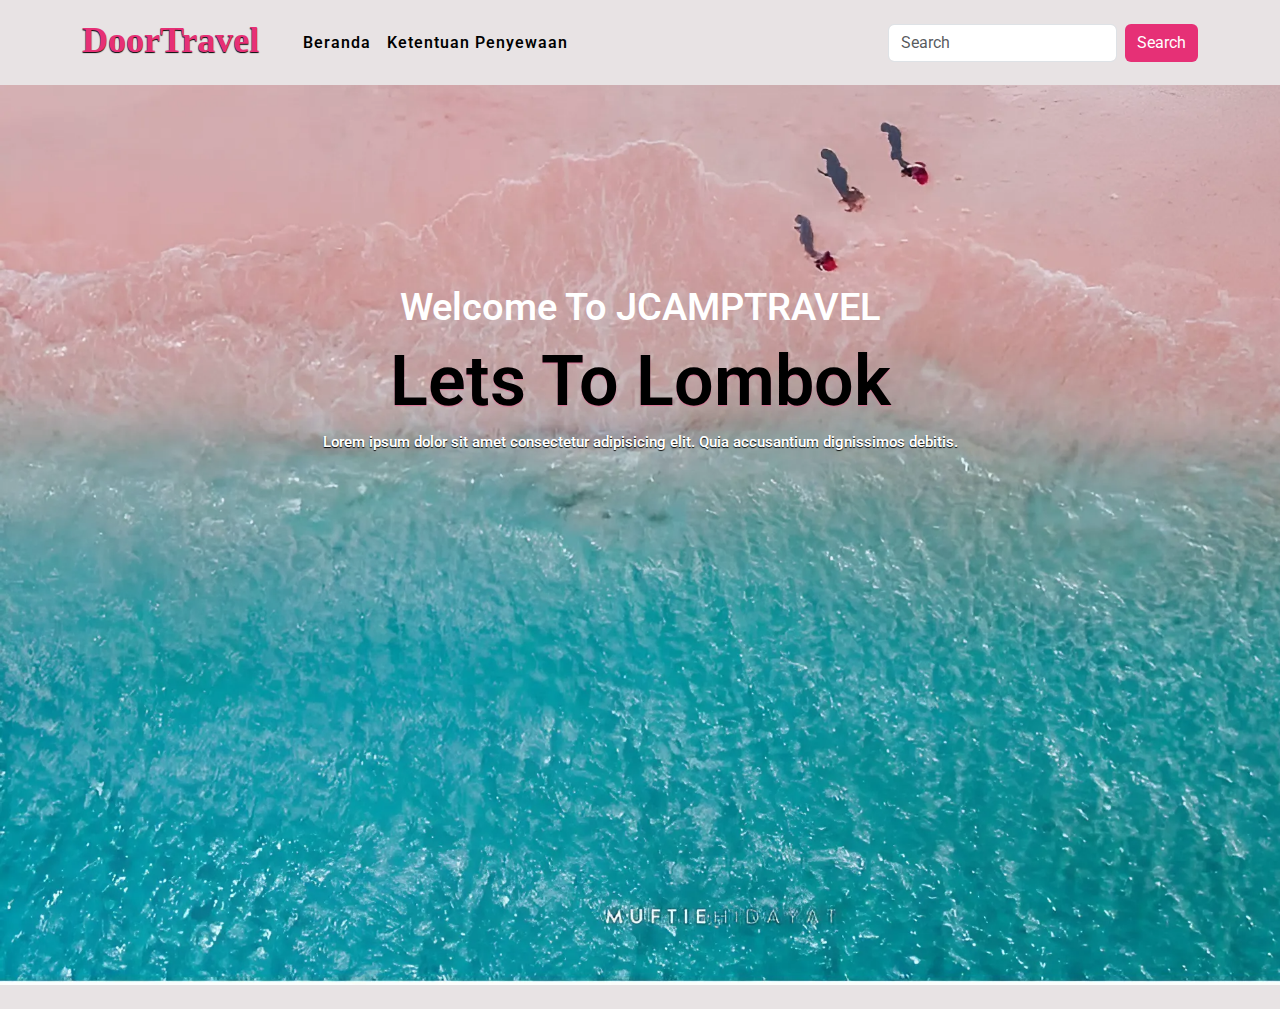
<file: index.html>
<!DOCTYPE html>
<html lang="en">
  <head>
    <meta charset="UTF-8" />
    <meta name="viewport" content="width=device-width, initial-scale=1.0" />
    <title>TUGAS_P6</title>
    <link href="./assets/dist/css/bootstrap.min.css" rel="stylesheet" />
    <link
      href="https://fonts.googleapis.com/css2?family=Roboto:ital,wght@0,100;0,300;0,400;0,500;0,700;0,900;1,100;1,300;1,400;1,500;1,700;1,900&family=Rubik+Scribble&display=swap"
      rel="stylesheet"/>
      <script
      src="https://cdn.jsdelivr.net/npm/@popperjs/core@2.11.8/dist/umd/popper.min.js"
      integrity="sha384-I7E8VVD/ismYTF4hNIPjVp/Zjvgyol6VFvRkX/vR+Vc4jQkC+hVqc2pM8ODewa9r"
      crossorigin="anonymous"></script>
    
    <script
      src="https://cdn.jsdelivr.net/npm/bootstrap@5.3.3/dist/js/bootstrap.min.js"
      integrity="sha384-0pUGZvbkm6XF6gxjEnlmuGrJXVbNuzT9qBBavbLwCsOGabYfZo0T0to5eqruptLy"
      crossorigin="anonymous"></script>
    <link rel="stylesheet" href="./assets/style.css" />
  </head>

  <body>
    <nav class="navbar navbar-expand-lg" id="navbar">
      <div class="container">
        <a class="navbar-brand" href="index.html" id="logo">DoorTravel</a
        >
        <button
          class="navbar-toggler"
          type="button"
          data-bs-toggle="collapse"
          data-bs-target="#mynavbar"
        >
          <span><i class="fa-solid fa-bars"></i></span>
        </button>
        <div class="collapse navbar-collapse" id="mynavbar">
          <ul class="navbar-nav me-auto">
            <li class="nav-item">
              <a class="nav-link active" href="index.html">Beranda</a>
            </li>
            <li class="nav-item">
              <a class="nav-link" href="Ketentuan.html">Ketentuan Penyewaan</a>
            </li>
          </ul>
          <form class="d-flex">
            <input class="form-control me-2" type="text" placeholder="Search" />
            <button class="btn btn-danger" type="button">Search</button>
          </form>
        </div>
      </div>
    </nav>
    <div class="Beranda">
      <div class="content text-center">
        <h5
          style="
            color: white;
            font-size: 38px;
            font-weight: 550;
            text-shadow: black;
          ">Welcome To JCAMPTRAVEL</h5>
        <h1
          style="
            color: black;
            font-size: 70px;
            font-weight: 600;
            text-shadow: 0px 1px 1px palevioletred;
            margin-top: 5px;
          ">Lets To Lombok <span class="changecontent"></span></h1>
        <p
          style="
            color: white;
            font-size: 15px;
            font-weight: 600;
            text-shadow: 0px 1px 1px black;
            margin-bottom: 30px;
            margin-top: 5px;
          ">Lorem ipsum dolor sit amet consectetur adipisicing elit. Quia
            accusantium dignissimos debitis.</p>
      </div>
    </div>
  </body>
</html>
</file>
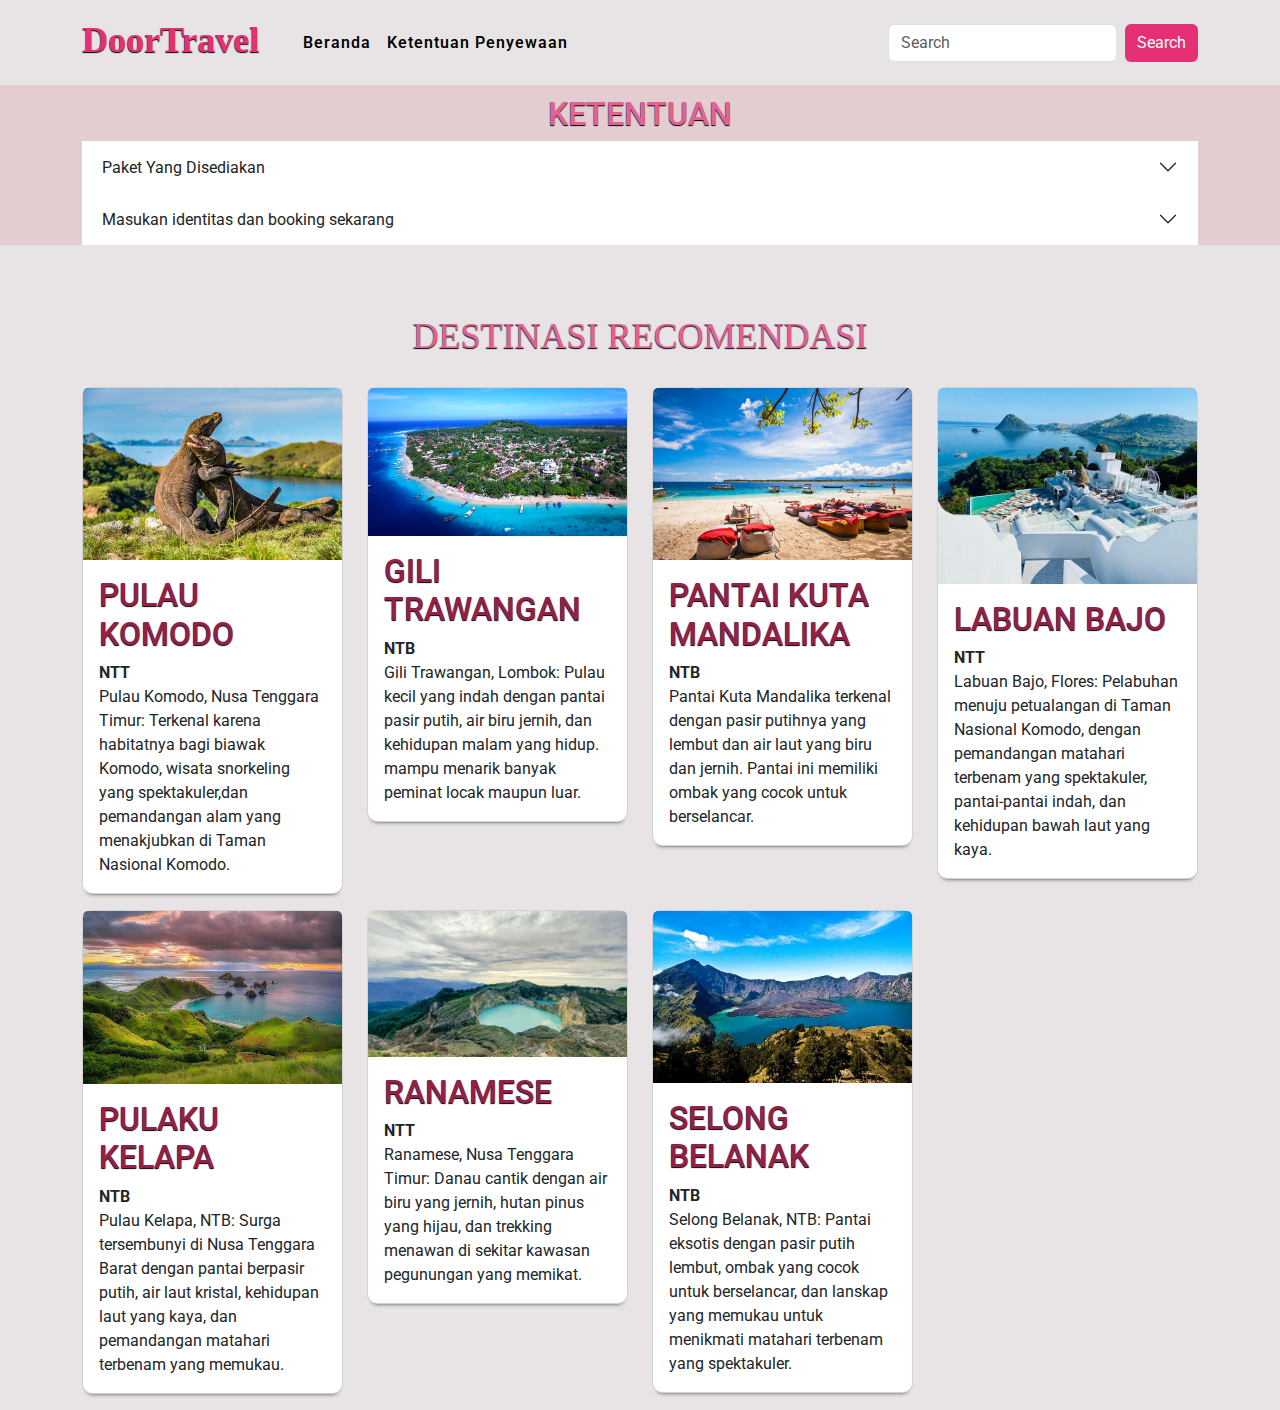
<file: Ketentuan.html>
<!DOCTYPE html>
<html lang="en">
  <head>
    <meta charset="UTF-8" />
    <meta name="viewport" content="width=device-width, initial-scale=1.0" />
    <title>TUGAS_P6</title>
    <link href="./assets/dist/css/bootstrap.min.css" rel="stylesheet" />
    <link
      href="https://fonts.googleapis.com/css2?family=Roboto:ital,wght@0,100;0,300;0,400;0,500;0,700;0,900;1,100;1,300;1,400;1,500;1,700;1,900&family=Rubik+Scribble&display=swap"
      rel="stylesheet"/>
      <script
      src="https://cdn.jsdelivr.net/npm/@popperjs/core@2.11.8/dist/umd/popper.min.js"
      integrity="sha384-I7E8VVD/ismYTF4hNIPjVp/Zjvgyol6VFvRkX/vR+Vc4jQkC+hVqc2pM8ODewa9r"
      crossorigin="anonymous"></script>
    
    <script
      src="https://cdn.jsdelivr.net/npm/bootstrap@5.3.3/dist/js/bootstrap.min.js"
      integrity="sha384-0pUGZvbkm6XF6gxjEnlmuGrJXVbNuzT9qBBavbLwCsOGabYfZo0T0to5eqruptLy"
      crossorigin="anonymous"></script>
    <link rel="stylesheet" href="./assets/style.css" />
  </head>

  <body>
    <nav class="navbar navbar-expand-lg" id="navbar">
      <div class="container">
        <a class="navbar-brand" href="index.html" id="logo">DoorTravel</a
        >
        <button
          class="navbar-toggler"
          type="button"
          data-bs-toggle="collapse"
          data-bs-target="#mynavbar"
        >
          <span><i class="fa-solid fa-bars"></i></span>
        </button>
        <div class="collapse navbar-collapse" id="mynavbar">
          <ul class="navbar-nav me-auto">
            <li class="nav-item">
              <a class="nav-link active" href="index.html">Beranda</a>
            </li>
            <li class="nav-item">
              <a class="nav-link" href="Ketentuan.html">Ketentuan Penyewaan</a>
            </li>
          </ul>
          <form class="d-flex">
            <input class="form-control me-2" type="text" placeholder="Search" />
            <button class="btn btn-danger" type="button">Search</button>
          </form>
        </div>
      </div>
    </nav>

    <section id="Service" style="background-color: rgba(227, 195, 201, 0.7)">
      <div class="container text-center">
        <h2 style="padding-top: 10px; color:  rgb(227, 97, 149); text-shadow: 0px 1px 1px black;">KETENTUAN</h2>
        <div class="accordion accordion-flush" id="accordionFlushExample">
          <h2 class="accordion-header" id="flush-headingOne">
            <button class="accordion-button collapsed" type="button" data-bs-toggle="collapse" data-bs-target="#flush-collapseOne" aria-expanded="false" aria-controls="flush-collapseOne">Paket Yang Disediakan</button>
          </h2>
          <div id="flush-collapseOne" class="accordion-collapse collapse" aria-labelledby="flush-headingOne" data-bs-parent="#accordionFlushExample">
            <div class="row mt-3">
              <div class="col-md-4">
               <h2 style="color: rgb(150, 31, 71); text-shadow: 0px 1px 1px black;">PAKET NTT 3 HARI</h2>
               <p style="color: rgb(75, 0, 50); background-color: white; border-radius: 10px; box-shadow: 0px 1px 1px black;"><strong>Day 01</strong><br>-Candi Borobudur(Pelataran)
               <br>-labuan bajo<br>-ranamese<br>
               <strong>Day 02</strong><br>-pulau komodo<br>-pulau padar
               <br>-pulau flore<br><strong>Day 03
               </strong><br>-pantai niwatu<br>-pantai tablolong</span></p>
              </div>
              <div class="col-md-4">
                <H2 style="color: rgb(150, 31, 71); text-shadow: 0px 1px 1px black;">PAKET NTB 3 HARI</H2>
                <p style="color: rgb(227, 0, 94); background-color: white; border-radius: 10px; box-shadow: 0px 1px 1px black;"><strong>Day 01</strong><br>-Candi Borobudur(Pelataran)
                  <br>-Pantai Pink<br>-Pantai Kuta Mandalika<br>
                  <strong>Day 02</strong><br>-Selong Belanak<br>-Mandalika
                  <br>-Puncak Merese<br><strong>Day 03
                  </strong><br>-Gili Trawangan<br>-Pulau Kelapa</span></p>
              </div>
              <div class="col-md-4">
                <H2 style="color: rgb(150, 31, 71); text-shadow: 0px 1px 1px black;">PAKET LAINYA</H2>
                <p style="color: rgb(211, 7, 41); background-color: white; border-radius: 10px; box-shadow: 0px 1px 1px black;"><strong>Day 01</strong><br>-Candi Borobudur(Pelataran)
                  <br>-Kuliner<br>-Wsata Alam<br>
                  <strong>Day 02</strong><br>-Wisata OLahraga<br>-Wisata Sejarah
                  <br>-Wisata Budaya<br><strong>Day 03
                  </strong><br>-Wisata Kota<br></span></p>
              </div>
            </div>
          </div>
  
          <h2 class="accordion-header" id="flush-headingTwo">
            <button class="accordion-button collapsed" type="button" data-bs-toggle="collapse" data-bs-target="#flush-collapseTwo" aria-expanded="false" aria-controls="flush-collapseTwo">Masukan identitas dan booking sekarang</button>
          </h2>
          <div id="flush-collapseTwo" class="accordion-collapse collapse" aria-labelledby="flush-headingTwo" data-bs-parent="#accordionFlushExample">
            <div class="accordion-body">
              <section class="booking" id="booking">
                <div class="container">
                  <div class="main-text">
                    <h1><span>Booking Here</span></h1>
                  </div>
                  <div class="row" style="margin-top: 30px;">
                    <div class="col-md-6 py-3 py-md-0">
                      <div class="card">
                        <img src="./assets/gambar.10-removebg-preview.png" alt="">
                      </div>
                    </div>
                    <div class="col-md-6 py-3 y-md-0">
                      <form action="#">
                        <input type="text" class="form-control" placeholder="Nama penyewa" required><br>
                        <input type="text" class="form-control" placeholder="Nomor Telepon" required><br>
                        <input type="text" class="form-control" placeholder="Alamat" required><br>
                        <input type="text" class="form-control" placeholder="Ke Mana Tujuan Anda?" required><br>
                        <textarea class="form-control" rows="5" name="text" placeholder="Masukkan detail pemesanan Anda"></textarea>
                        <input type="submit" value="Booking Now" class="submit" required>
                      </form>
            </div>
          </div>
        </div>
      </div>
    </section>
  
    <section id="gallery">
      <div class="container">
        <div class="row text-center">
          <div class="col">
            <h2 style="padding: 20px; color:  rgb(227, 97, 149); text-shadow: 0px 1px 1px black;">DESTINASI RECOMENDASI</h2>
          </div>
        </div>
        <div class="row">
          <div class="col-md-3 mb-3">
            <div class="card">
              <img src="./assets/gambar.2.jpg" class="card-img-top" alt="2">
              <div class="card-body">
                <h2 style="color: rgb(150, 31, 71); text-shadow: 0px 1px 1px black;">PULAU KOMODO</h2>
                <span><strong>NTT</strong></span>
                <p class="card-text">Pulau Komodo, Nusa Tenggara Timur: Terkenal karena habitatnya bagi biawak Komodo, 
                  wisata snorkeling yang spektakuler,dan pemandangan alam yang menakjubkan di Taman Nasional Komodo.</p>
              </div>
            </div>
          </div>
          <div class="col-md-3 mb-3">
            <div class="card">
              <img src="./assets/gambar.3.jpg" class="card-img-top" alt="3">
              <div class="card-body">
                <h2 style="color: rgb(150, 31, 71); text-shadow: 0px 1px 1px black;">GILI TRAWANGAN</h2>
                <span><strong>NTB</strong></span>
                <p class="card-text">Gili Trawangan, Lombok: Pulau kecil yang indah dengan pantai pasir putih, air biru jernih, dan kehidupan malam yang hidup.
                  mampu menarik banyak peminat locak maupun luar.
                </p>
              </div>
            </div>
          </div>
          <div class="col-md-3 mb-3">
            <div class="card">
              <img src="./assets/gambar.4.jpg" class="card-img-top" alt="4">
              <div class="card-body">
                <h2 style="color: rgb(150, 31, 71); text-shadow: 0px 1px 1px black;">PANTAI KUTA MANDALIKA</h2>
                <span><strong>NTB</strong></span>
                <p class="card-text">Pantai Kuta Mandalika terkenal dengan pasir putihnya yang lembut dan air 
                  laut yang biru dan jernih. Pantai ini memiliki ombak yang cocok untuk berselancar.</p>
              </div>
            </div>
          </div>
          <div class="col-md-3 mb-3">
            <div class="card">
              <img src="./assets/gambar.1.jpeg" class="card-img-top" alt="1">
              <div class="card-body">
                <h2 style="color:rgb(150, 31, 71); text-shadow: 0px 1px 1px black;">LABUAN BAJO</h2>
                <span><strong>NTT</strong></span>
                <p class="card-text">Labuan Bajo, Flores: Pelabuhan menuju petualangan di Taman Nasional Komodo, 
                  dengan pemandangan matahari terbenam yang spektakuler,
                  pantai-pantai indah, dan kehidupan bawah laut yang kaya.</p>
              </div>
            </div>
          </div>
          <div class="col-md-3 mb-3">
            <div class="card">
              <img src="./assets/gambar.5.jpg" class="card-img-top" alt="5">
              <div class="card-body">
                <h2 style="color:rgb(150, 31, 71); text-shadow: 0px 1px 1px black;">PULAKU KELAPA</h2>
                <span><strong>NTB</strong></span>
                <p class="card-text">Pulau Kelapa, NTB: Surga tersembunyi di Nusa Tenggara Barat dengan pantai berpasir putih, 
                  air laut kristal, kehidupan laut yang kaya, dan pemandangan matahari terbenam yang memukau.</p>
              </div>
            </div>
          </div>
          <div class="col-md-3 mb-3">
            <div class="card">
              <img src="./assets/gambar.7.jpg" class="card-img-top" alt="7">
              <div class="card-body">
                <h2 style="color:rgb(150, 31, 71); text-shadow: 0px 1px 1px black;">RANAMESE</h2>
                <span><strong>NTT</strong></span>
                <p class="card-text">Ranamese, Nusa Tenggara Timur: Danau cantik dengan air biru yang jernih, hutan pinus yang hijau,
                   dan trekking menawan di sekitar kawasan pegunungan yang memikat.</p>
              </div>
            </div>
          </div>
          <div class="col-md-3 mb-3">
            <div class="card">
              <img src="./assets/katalog.3.webp" class="card-img-top" alt="4">
              <div class="card-body">
                <h2 style="color:rgb(150, 31, 71); text-shadow: 0px 1px 1px black;">SELONG BELANAK</h2>
                <span><strong>NTB</strong></span>
                <p class="card-text">Selong Belanak, NTB: Pantai eksotis dengan pasir putih lembut, ombak yang cocok untuk berselancar, 
                  dan lanskap yang memukau untuk menikmati matahari terbenam yang spektakuler.</p>
              </div>
            </div>
        </div>
      </div>
    </section>
  </body>
</html>
</file>
<file: assets/style.css>
*{
    margin: 0;
    padding: 0;
    box-sizing: border-box;
    scroll-behavior: smooth;
    text-decoration: none;
    font-family: "Roboto", sans-serif;
}
body{
    background-color: rgb(232, 227, 228);
}
#logo{
    font-size: 36px;
    font-weight: 700;
    color: rgb(230, 48, 118);
    text-shadow: 0px 1px 1px black;
    margin-bottom: 5px;
    font-family: "Pacifico", cursive;
}
.navbar-nav{
    margin-left: 20px;
}
.nav-item .nav-link{
    font-size: 16px;
    font-weight: 550;
    color: black;
    letter-spacing: 1px;
    font-family: "Roboto", sans-serif;
    transition: 0.5s ease;
    border-radius: 3px;
}
.nav-item .nav-link:hover{
    background: rgb(230, 48, 118);
    color: white;
}
#navbar form button{
    background: rgb(230, 48, 118);
    color: white;
    border: none;
}
.Beranda {
    width: 100%;
    height: 100vh;
    background-image: url(./background.beranda.jpeg);
    background-size: cover;
    background-repeat: no-repeat;
}
.Beranda .content{
    padding-top: 200px;
}
.changecontent::after{
    content: ' ';
    color: rgb(227, 97, 149);
    text-shadow: 0px 1px 1px black;
    animation: changetext 10s infinite linear;
}
@keyframes changetext{
    0%{content: "Wisata Kuliner";}
    10%{content: "Wisata Alam";}
    20%{content: "Wisata Olahraga";}
    30%{content: "Wisata Budaya";}
}
.card-beranda{
    margin-top: 50px;
    border-radius: 5px;
    border: none;
    box-shadow: black;
    font-size: 15px;
}
.card-beranda .card-img-top {
    text-align: center;
    border-radius: 5px;
    width: 300px; 
    height: auto; 
}
.col h2{
    margin-top: 50px;
    font-family: Georgia, 'Times New Roman', Times, serif;
    color:  rgb(227, 97, 149);
    font-size: 36px;
}
.card-container{
    display: flex;
    justify-content: center;
    flex-wrap: wrap;
    gap: 25px;
    margin-top: 100px;
}

.booking-baground{
    width: 100%;
    height: 80vh;
    background-size: cover;
    background-repeat: no-repeat;
}

.booking {
    background:rgb(243, 243, 243);
    padding: 20px;
}
.booking .card{
    border-radius: 10px; 
    box-shadow: 0px 5px 5px -6px black;
}
.main-text h1{
    text-align: center;
    text-shadow: 0px 1px 1px black;
    font-weight: 600;
    color:  rgb(227, 97, 149)
}
.booking form input{
    padding: 4px;
    color: black;
    border: none;
    outline: none;
    font-size: 17px;
    border-radius: 10px;
    box-shadow: black;
}
.booking form textarea{
    border: none;
    border-radius: 10px;
    resize: none;
    box-shadow: 0px 5px 5px -6px black;
}
.booking .submit{
    width: 160px;
    font-size: 16px;
    font-weight: 550;
    background:  rgb(227, 97, 149);
    color: black;
    margin-top: 10px;
    transition: 0.5s;
}
.booking .submit:hover{
    width: 170px;
}
@media(max-width:765px){
    .booking{
        padding: 0;
    }
    .main-text{
        margin-top: 20px;
    }
}

.card {
    transition: transform 0.3s ease;
    border-radius: 10px;
    box-shadow: 0px 5px 5px -6px black;
}
.card:hover {
    transform: translateY(-10px); /* Ubah sesuai keinginan */
  }

.accordion-collapse h2{
    transition: transform 0.3s ease;
    border-radius: 10px;
    box-shadow: 0px 5px 5px -6px black;
}
.accordion-collapse:hover h2{
    transform: translateY(-10px); /* Ubah sesuai keinginan */
  }
</file>
